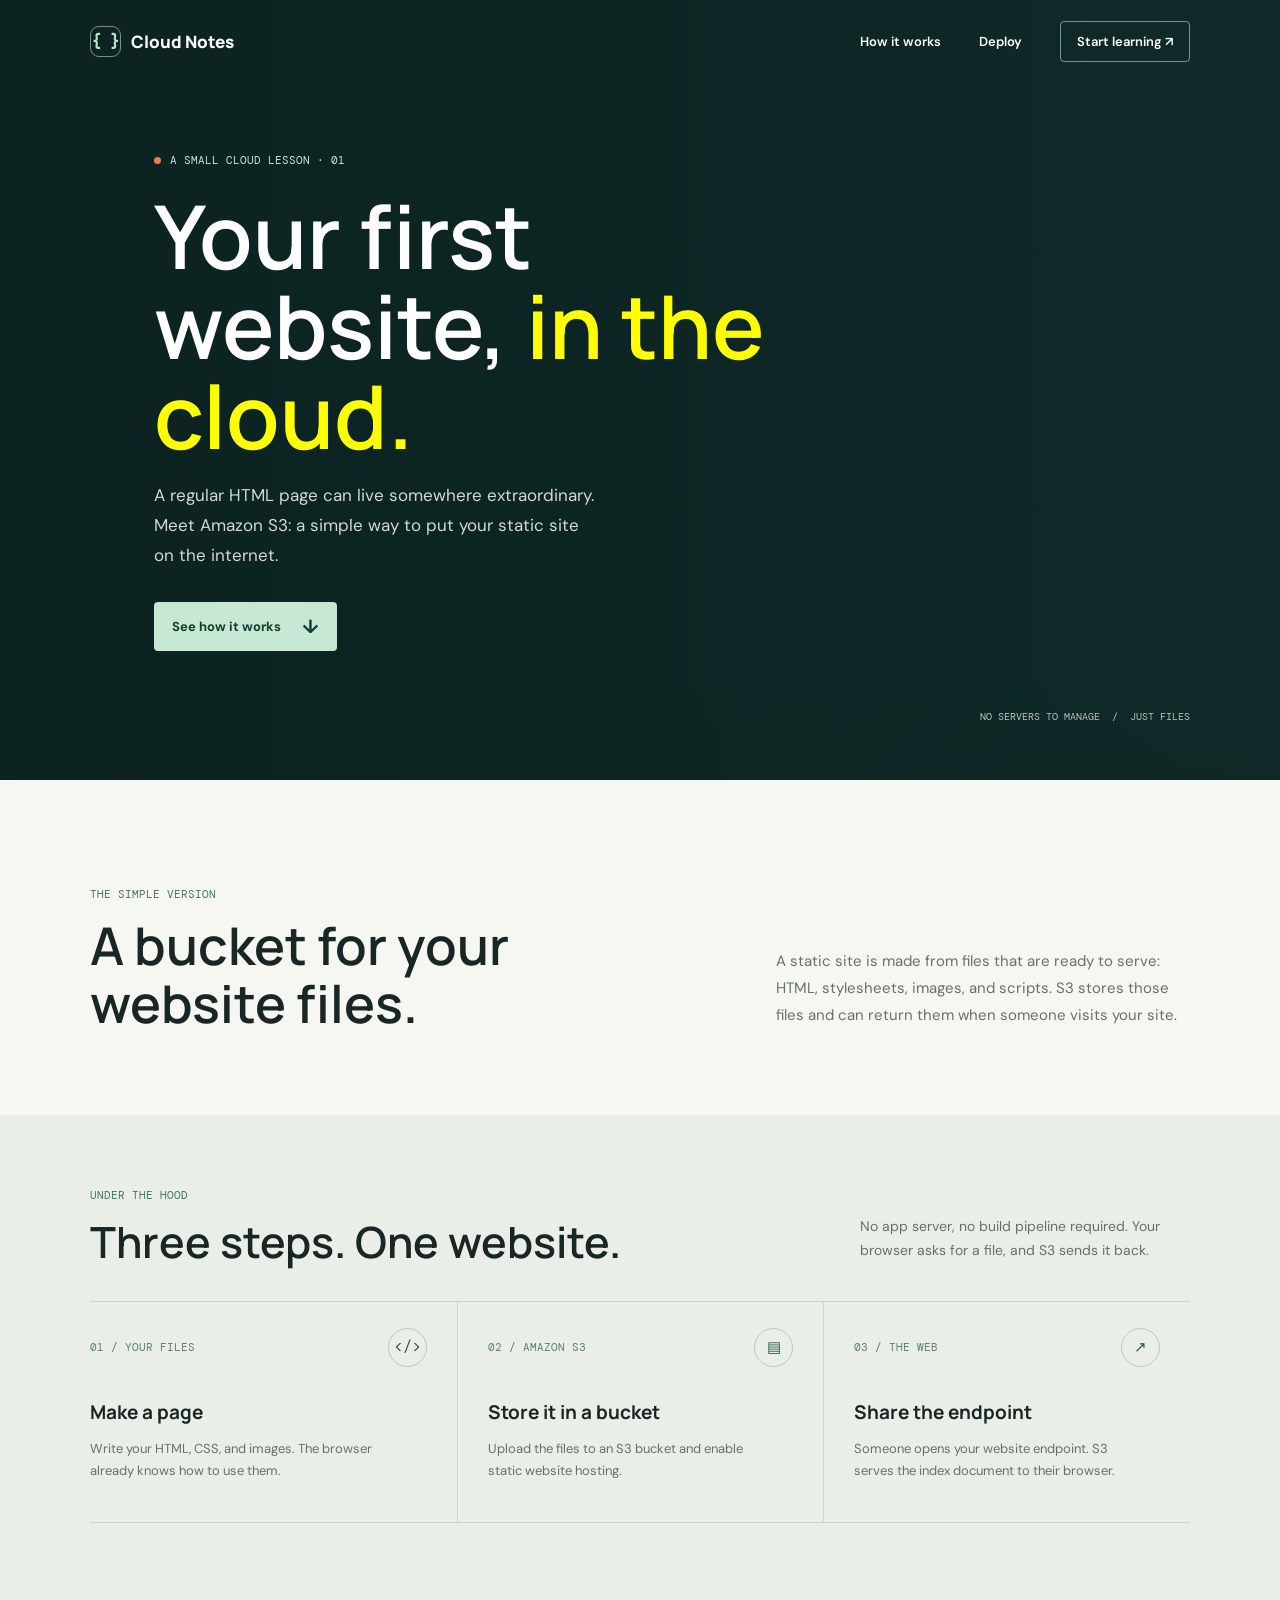
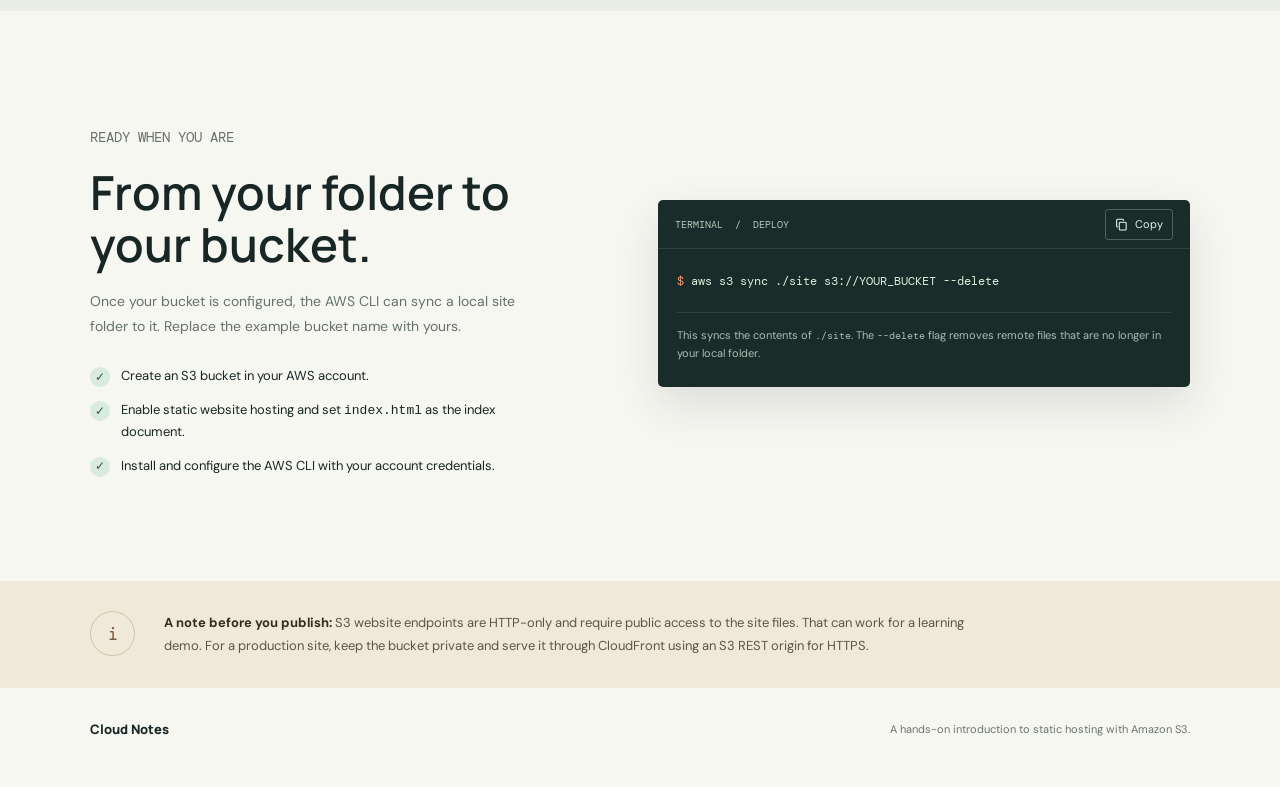
<file: index.html>
<!doctype html>
<html lang="en">
	<head>
		<meta charset="utf-8" />
		<meta name="viewport" content="width=device-width, initial-scale=1" />
		<meta
			name="description"
			content="A hands-on introduction to hosting a static website with Amazon S3."
		/>
		<meta name="theme-color" content="#112c2b" />
		<title>Cloud Notes | Your first S3 website</title>
		<link rel="preconnect" href="https://fonts.googleapis.com" />
		<link rel="preconnect" href="https://fonts.gstatic.com" crossorigin />
		<link
			href="https://fonts.googleapis.com/css2?family=DM+Mono:wght@400;500&family=DM+Sans:wght@400;500;600;700&family=Manrope:wght@400;500;600;700;800&display=swap"
			rel="stylesheet"
		/>
		<link rel="stylesheet" href="style.css" />
		
	</head>
	<body>
		<header class="site-header">
			<a class="brand" href="#top" aria-label="Cloud Notes home"
				><span class="brand-mark" aria-hidden="true">{ }</span>Cloud Notes</a
			>
			<nav class="site-nav" aria-label="Main navigation">
				<a href="#how-it-works">How it works</a>
				<a href="#deploy">Deploy</a>
				<a class="nav-cta" href="#deploy"
					>Start learning <span aria-hidden="true">↗</span></a
				>
			</nav>
		</header>
		<main id="top">
			<section class="hero" aria-labelledby="hero-title">
				<div class="hero-content">
					<p class="eyebrow">A small cloud lesson · 01</p>
					<h1 id="hero-title">
						Your first website, <span style="color: yellow;">in the cloud.</span>
					</h1>
					<p class="hero-copy">
						A regular HTML page can live somewhere extraordinary. Meet Amazon
						S3: a simple way to put your static site on the internet.
					</p>
					<a class="button-link" href="#how-it-works"
						>See how it works <span aria-hidden="true">↓</span></a
					>
				</div>
				<p class="hero-note">NO SERVERS TO MANAGE&nbsp; / &nbsp;JUST FILES</p>
			</section>
			<section class="intro section-wrap" aria-labelledby="intro-title">
				<div>
					<p class="section-label">The simple version</p>
					<h2 id="intro-title">A bucket for your website files.</h2>
				</div>
				
				<p class="intro-copy">
					A static site is made from files that are ready to serve: HTML,
					stylesheets, images, and scripts. S3 stores those files and can return
					them when someone visits your site.
				</p>
			</section>
			<section
				class="process-section"
				id="how-it-works"
				aria-labelledby="flow-title"
			>
				<div class="section-wrap">
					<div class="section-heading">
						<div>
							<p class="section-label">Under the hood</p>
							<h2 id="flow-title">Three steps. One website.</h2>
						</div>
						<p>
							No app server, no build pipeline required. Your browser asks for a
							file, and S3 sends it back.
						</p>
					</div>
					<div class="flow">
						<article class="flow-step">
							<div class="step-top">
								<span class="step-number">01 / YOUR FILES</span
								><span class="step-icon" aria-hidden="true">&lt;/&gt;</span>
							</div>
							<h3>Make a page</h3>
							<p>
								Write your HTML, CSS, and images. The browser already knows how
								to use them.
							</p>
						</article>
						<article class="flow-step">
							<div class="step-top">
								<span class="step-number">02 / AMAZON S3</span
								><span class="step-icon" aria-hidden="true">▤</span>
							</div>
							<h3>Store it in a bucket</h3>
							<p>
								Upload the files to an S3 bucket and enable static website
								hosting.
							</p>
						</article>
						<article class="flow-step">
							<div class="step-top">
								<span class="step-number">03 / THE WEB</span
								><span class="step-icon" aria-hidden="true">↗</span>
							</div>
							<h3>Share the endpoint</h3>
							<p>
								Someone opens your website endpoint. S3 serves the index
								document to their browser.
							</p>
						</article>
					</div>
				</div>
			</section>
			<section
				class="deploy-section section-wrap"
				id="deploy"
				aria-labelledby="deploy-title"
			>
				<div class="deploy-copy">
					<p class="section-label">Ready when you are</p>
					<h2 id="deploy-title">From your folder to your bucket.</h2>
					<p>
						Once your bucket is configured, the AWS CLI can sync a local site
						folder to it. Replace the example bucket name with yours.
					</p>
					<ul class="checklist">
						<li>
							<span class="check" aria-hidden="true">✓</span
							><span>Create an S3 bucket in your AWS account.</span>
						</li>
						<li>
							<span class="check" aria-hidden="true">✓</span
							><span
								>Enable static website hosting and set
								<code>index.html</code> as the index document.</span
							>
						</li>
						<li>
							<span class="check" aria-hidden="true">✓</span
							><span
								>Install and configure the AWS CLI with your account
								credentials.</span
							>
						</li>
					</ul>
				</div>
				<div class="command-box">
					<div class="command-top">
						<span class="terminal-label">TERMINAL&nbsp; / &nbsp;DEPLOY</span
						><button
							class="copy-button"
							id="copy-command"
							type="button"
							aria-label="Copy deployment command"
						>
							<svg viewBox="0 0 16 16" fill="none" aria-hidden="true">
								<rect
									x="5.25"
									y="5.25"
									width="8.5"
									height="9.5"
									rx="1.25"
									stroke="currentColor"
									stroke-width="1.3"
								/>
								<path
									d="M10.5 3.5V2.75A1.25 1.25 0 0 0 9.25 1.5h-6A1.25 1.25 0 0 0 2 2.75v7A1.25 1.25 0 0 0 3.25 11h.5"
									stroke="currentColor"
									stroke-width="1.3"
								/></svg
							><span id="copy-label">Copy</span>
						</button>
					</div>
					<div class="command-content">
						<pre><span class="prompt">$</span> aws s3 sync ./site s3://YOUR_BUCKET --delete</pre>
						<p class="command-hint">
							This syncs the contents of <code>./site</code>. The
							<code>--delete</code> flag removes remote files that are no longer
							in your local folder.
						</p>
					</div>
				</div>
			</section>
			<aside class="production-band" aria-label="Production hosting note">
				<div class="production-inner section-wrap">
					<span class="production-icon" aria-hidden="true">i</span>
					<p class="production-note">
						<strong>A note before you publish:</strong> S3 website endpoints are
						HTTP-only and require public access to the site files. That can work
						for a learning demo. For a production site, keep the bucket private
						and serve it through CloudFront using an S3 REST origin for HTTPS.
					</p>
				</div>
			</aside>
		</main>
		<footer class="site-footer section-wrap">
			<span class="footer-brand">Cloud Notes</span
			><span>A hands-on introduction to static hosting with Amazon S3.</span>
		</footer>
		<p id="copy-status" role="status" aria-live="polite"></p>
		<script>
			const command = 'aws s3 sync ./site s3://YOUR_BUCKET --delete';
			const copyButton = document.querySelector('#copy-command');
			const copyLabel = document.querySelector('#copy-label');
			const copyStatus = document.querySelector('#copy-status');
			copyButton.addEventListener('click', async () => {
				try {
					await navigator.clipboard.writeText(command);
					copyLabel.textContent = 'Copied';
					copyStatus.textContent = 'Deployment command copied to clipboard.';
				} catch {
					copyLabel.textContent = 'Copy manually';
					copyStatus.textContent =
						'Clipboard access is unavailable. Select and copy the command shown.';
				}
				window.setTimeout(() => {
					copyLabel.textContent = 'Copy';
				}, 2200);
			});
		</script>
	</body>
</html>
</file>
<file: style.css>
:root {
				color-scheme: light;
				--ink: #182625;
				--muted: #66716d;
				--paper: #f7f7f2;
				--forest: #173b36;
				--mint: #c8e7d5;
				--orange: #f37b52;
				--line: #dfe3dc;
				--mono: 'DM Mono', monospace;
				--sans: 'DM Sans', sans-serif;
				--display: 'Manrope', sans-serif;
			}
			* {
				box-sizing: border-box;
			}
			html {
				scroll-behavior: smooth;
				scroll-padding-top: 88px;
			}
			body {
				margin: 0;
				background: var(--paper);
				color: var(--ink);
				font-family: var(--sans);
				-webkit-font-smoothing: antialiased;
			}
			a {
				color: inherit;
			}
			button {
				font: inherit;
			}
			h1,
			h2,
			h3 {
				margin-top: 0;
				font-family: var(--display);
			}
			.site-header {
				position: absolute;
				z-index: 2;
				top: 0;
				left: 0;
				display: flex;
				width: 100%;
				min-height: 82px;
				align-items: center;
				justify-content: space-between;
				padding: 0 clamp(22px, 7vw, 100px);
				color: white;
			}
			.brand {
				display: inline-flex;
				align-items: center;
				gap: 10px;
				font-family: var(--display);
				font-size: 17px;
				font-weight: 800;
				text-decoration: none;
			}
			.brand-mark {
				display: grid;
				width: 31px;
				aspect-ratio: 1;
				place-items: center;
				border: 1px solid rgb(255 255 255 / 48%);
				border-radius: 9px;
				color: #b5e7c6;
				font-family: var(--mono);
				font-size: 15px;
			}
			.site-nav {
				display: flex;
				align-items: center;
				gap: clamp(18px, 3vw, 38px);
				font-size: 13px;
				font-weight: 600;
			}
			.site-nav a {
				text-decoration: none;
				transition: color 160ms ease;
			}
			.site-nav a:hover {
				color: var(--mint);
			}
			.site-nav .nav-cta {
				padding: 11px 16px;
				border: 1px solid rgb(255 255 255 / 48%);
				border-radius: 4px;
			}
			.hero {
				position: relative;
				display: flex;
				min-height: min(780px, 94svh);
				align-items: center;
				overflow: hidden;
				background-color: #112c2b;
				background-image:
					linear-gradient(
						90deg,
						rgb(11 34 32 / 91%) 0%,
						rgb(11 34 32 / 75%) 43%,
						rgb(11 34 32 / 16%) 100%
					),
					url('https://images.unsplash.com/photo-1451187580459-43490279c0fa?auto=format&fit=crop&w=2200&q=85');
				background-position:
					center,
					center 44%;
				background-size: cover;
				color: white;
			}
			.hero::after {
				position: absolute;
				right: 0;
				bottom: 0;
				left: 0;
				height: 100px;
				background: linear-gradient(transparent, rgb(13 36 33 / 28%));
				content: '';
				pointer-events: none;
			}
			.hero-content {
				position: relative;
				z-index: 1;
				width: min(740px, 100%);
				margin: 64px 0 0 clamp(22px, 12vw, 172px);
				padding: 54px 24px 100px 0;
				animation: rise-in 700ms both;
			}
			.eyebrow,
			.section-label {
				color: #43766a;
				font-family: var(--mono);
				font-size: 11px;
				text-transform: uppercase;
			}
			.eyebrow {
				display: inline-flex;
				align-items: center;
				gap: 9px;
				margin: 0 0 24px;
				color: #c5ead1;
			}
			.eyebrow::before {
				width: 7px;
				aspect-ratio: 1;
				border-radius: 50%;
				background: var(--orange);
				content: '';
			}
			h1 {
				max-width: 700px;
				margin-bottom: 21px;
				font-size: clamp(48px, 7.3vw, 88px);
				font-weight: 600;
				line-height: 1.02;
			}
			h1 span {
				color: #b9e5c9;
			}
			.hero-copy {
				max-width: 440px;
				margin: 0 0 31px;
				color: rgb(255 255 255 / 82%);
				font-size: 17px;
				line-height: 1.75;
			}
			.button-link {
				display: inline-flex;
				min-height: 49px;
				align-items: center;
				gap: 21px;
				padding: 0 18px;
				border-radius: 4px;
				background: #c7e8d3;
				color: #173b36;
				font-size: 13px;
				font-weight: 700;
				text-decoration: none;
				transition:
					background 160ms ease,
					transform 160ms ease;
			}
			.button-link:hover {
				transform: translateY(-2px);
				background: #dcf1e3;
			}
			.button-link span {
				font-size: 19px;
			}
			.hero-note {
				position: absolute;
				right: clamp(22px, 7vw, 100px);
				bottom: 47px;
				z-index: 1;
				color: rgb(255 255 255 / 72%);
				font-family: var(--mono);
				font-size: 10px;
			}
			main {
				overflow: hidden;
			}
			.section-wrap {
				width: min(1100px, calc(100% - 48px));
				margin: 0 auto;
			}
			.intro {
				display: grid;
				grid-template-columns: 1fr minmax(250px, 0.72fr);
				gap: 10%;
				align-items: end;
				padding-top: 96px;
				padding-bottom: 82px;
			}
			.section-label {
				margin-bottom: 16px;
			}
			.intro h2,
			.section-heading h2 {
				max-width: 600px;
				margin-bottom: 0;
				font-size: clamp(34px, 4.5vw, 52px);
				font-weight: 600;
				line-height: 1.12;
			}
			.intro-copy {
				margin: 0 0 4px;
				color: var(--muted);
				font-size: 15px;
				line-height: 1.8;
			}
			.process-section {
				padding: 62px 0 88px;
				background: #e9eee7;
			}
			.section-heading {
				display: flex;
				align-items: end;
				justify-content: space-between;
				gap: 24px;
				margin-bottom: 34px;
			}
			.section-heading h2 {
				font-size: clamp(31px, 4vw, 43px);
			}
			.section-heading > p {
				max-width: 330px;
				margin: 0 0 4px;
				color: var(--muted);
				font-size: 14px;
				line-height: 1.7;
			}
			.flow {
				display: grid;
				grid-template-columns: repeat(3, minmax(0, 1fr));
				border-top: 1px solid #cbd5cb;
				border-bottom: 1px solid #cbd5cb;
			}
			.flow-step {
				min-height: 220px;
				padding: 26px 30px 27px 0;
			}
			.flow-step + .flow-step {
				padding-left: 30px;
				border-left: 1px solid #cbd5cb;
			}
			.step-top {
				display: flex;
				align-items: center;
				justify-content: space-between;
				margin-bottom: 32px;
			}
			.step-number {
				color: #578075;
				font-family: var(--mono);
				font-size: 11px;
			}
			.step-icon {
				display: grid;
				width: 39px;
				aspect-ratio: 1;
				place-items: center;
				border: 1px solid #b9c9bc;
				border-radius: 50%;
				color: #285a4d;
				font-family: var(--mono);
				font-size: 15px;
			}
			.flow-step h3 {
				margin-bottom: 8px;
				font-size: 19px;
				font-weight: 700;
			}
			.flow-step p {
				max-width: 290px;
				margin-bottom: 0;
				color: var(--muted);
				font-size: 13px;
				line-height: 1.7;
			}
			.deploy-section {
				display: grid;
				grid-template-columns: 0.9fr 1.1fr;
				gap: 12%;
				padding-top: 100px;
				padding-bottom: 104px;
			}
			.deploy-copy h2 {
				max-width: 430px;
				margin-bottom: 18px;
				font-size: clamp(33px, 4vw, 47px);
				font-weight: 600;
				line-height: 1.12;
			}
			.deploy-copy > p {
				max-width: 440px;
				color: var(--muted);
				font-size: 14px;
				line-height: 1.8;
			}
			.checklist {
				display: grid;
				gap: 13px;
				margin: 27px 0 0;
				padding: 0;
				list-style: none;
			}
			.checklist li {
				display: flex;
				align-items: flex-start;
				gap: 11px;
				font-size: 13px;
				line-height: 1.6;
			}
			.check {
				display: grid;
				width: 20px;
				min-width: 20px;
				aspect-ratio: 1;
				place-items: center;
				margin-top: 1px;
				border-radius: 50%;
				background: #d9ebdd;
				color: #285a4d;
				font-size: 12px;
			}
			.command-box {
				align-self: center;
				overflow: hidden;
				border-radius: 5px;
				background: #192c2a;
				box-shadow: 0 18px 44px rgb(24 38 37 / 12%);
				color: #eef3ed;
			}
			.command-top {
				display: flex;
				min-height: 49px;
				align-items: center;
				justify-content: space-between;
				padding: 0 17px;
				border-bottom: 1px solid rgb(255 255 255 / 10%);
			}
			.terminal-label {
				color: #bbc8bd;
				font-family: var(--mono);
				font-size: 10px;
			}
			.copy-button {
				display: inline-flex;
				min-height: 31px;
				align-items: center;
				gap: 7px;
				padding: 0 9px;
				border: 1px solid rgb(255 255 255 / 24%);
				border-radius: 3px;
				background: transparent;
				color: #edf3ec;
				cursor: pointer;
				font-size: 11px;
				transition: background 160ms ease;
			}
			.copy-button:hover {
				background: rgb(255 255 255 / 10%);
			}
			.copy-button:focus-visible,
			a:focus-visible {
				outline: 2px solid var(--orange);
				outline-offset: 4px;
			}
			.copy-button svg {
				width: 13px;
				height: 13px;
			}
			.command-content {
				padding: 22px 19px 25px;
			}
			.command-content pre {
				margin: 0;
				overflow-x: auto;
				color: #d9efda;
				font-family: var(--mono);
				font-size: 12px;
				line-height: 1.8;
				white-space: pre;
			}
			.command-content .prompt {
				color: #f39a70;
			}
			.command-hint {
				margin: 19px 0 0;
				padding-top: 14px;
				border-top: 1px solid rgb(255 255 255 / 10%);
				color: #aebbb1;
				font-size: 11px;
				line-height: 1.6;
			}
			.command-hint code,
			.production-note code {
				font-family: var(--mono);
				font-size: 0.95em;
			}
			.production-band {
				background: #f0e8d8;
			}
			.production-inner {
				display: grid;
				grid-template-columns: 54px 1fr;
				gap: 20px;
				align-items: start;
				padding-top: 30px;
				padding-bottom: 30px;
			}
			.production-icon {
				display: grid;
				width: 45px;
				aspect-ratio: 1;
				place-items: center;
				border: 1px solid #d1c2a8;
				border-radius: 50%;
				color: #77563c;
				font-family: var(--mono);
				font-size: 17px;
			}
			.production-note {
				max-width: 820px;
				margin: 0;
				color: #5e5549;
				font-size: 13px;
				line-height: 1.8;
			}
			.production-note strong {
				color: #352c22;
			}
			.site-footer {
				display: flex;
				min-height: 83px;
				align-items: center;
				justify-content: space-between;
				gap: 20px;
				color: #69736d;
				font-size: 11px;
			}
			.footer-brand {
				color: var(--ink);
				font-family: var(--display);
				font-size: 13px;
				font-weight: 800;
			}
			#copy-status {
				position: absolute;
				width: 1px;
				height: 1px;
				overflow: hidden;
				clip: rect(0, 0, 0, 0);
				white-space: nowrap;
				clip-path: inset(50%);
			}
			@keyframes rise-in {
				from {
					transform: translateY(14px);
					opacity: 0;
				}
				to {
					transform: translateY(0);
					opacity: 1;
				}
			}
			@media (max-width: 760px) {
				.site-header {
					min-height: 70px;
					padding-right: 22px;
					padding-left: 22px;
				}
				.site-nav {
					gap: 15px;
					font-size: 12px;
				}
				.site-nav .nav-cta {
					padding: 9px 11px;
				}
				.hero {
					min-height: 88svh;
					background-image:
						linear-gradient(90deg, rgb(11 34 32 / 89%), rgb(11 34 32 / 52%)),
						url('https://images.unsplash.com/photo-1451187580459-43490279c0fa?auto=format&fit=crop&w=1400&q=80');
					background-position:
						center,
						57% center;
				}
				.hero-content {
					margin: 36px 0 0 24px;
					padding-bottom: 92px;
				}
				.hero-note {
					bottom: 28px;
					left: 24px;
				}
				.intro {
					grid-template-columns: 1fr;
					gap: 19px;
					padding-top: 70px;
					padding-bottom: 62px;
				}
				.section-heading {
					align-items: flex-start;
					flex-direction: column;
					gap: 12px;
				}
				.flow {
					grid-template-columns: 1fr;
				}
				.flow-step,
				.flow-step + .flow-step {
					min-height: auto;
					padding: 22px 0 24px;
					border-left: 0;
				}
				.flow-step + .flow-step {
					border-top: 1px solid #cbd5cb;
				}
				.step-top {
					margin-bottom: 19px;
				}
				.deploy-section {
					grid-template-columns: 1fr;
					gap: 36px;
					padding-top: 72px;
					padding-bottom: 75px;
				}
			}
			@media (max-width: 440px) {
				.brand {
					font-size: 15px;
				}
				.site-nav {
					gap: 12px;
					font-size: 11px;
				}
				.site-nav a:first-child {
					display: none;
				}
				.hero-content {
					margin-left: 20px;
				}
				.hero-copy {
					font-size: 15px;
				}
				.section-wrap {
					width: calc(100% - 40px);
				}
				.production-inner {
					grid-template-columns: 38px 1fr;
					gap: 13px;
				}
				.production-icon {
					width: 36px;
				}
				.site-footer {
					align-items: flex-start;
					flex-direction: column;
					justify-content: center;
					gap: 5px;
					padding-top: 17px;
					padding-bottom: 17px;
				}
			}
			@media (prefers-reduced-motion: reduce) {
				*,
				*::before,
				*::after {
					scroll-behavior: auto !important;
					animation-duration: 0.01ms !important;
					animation-iteration-count: 1 !important;
					transition-duration: 0.01ms !important;
				}
			}
</file>
